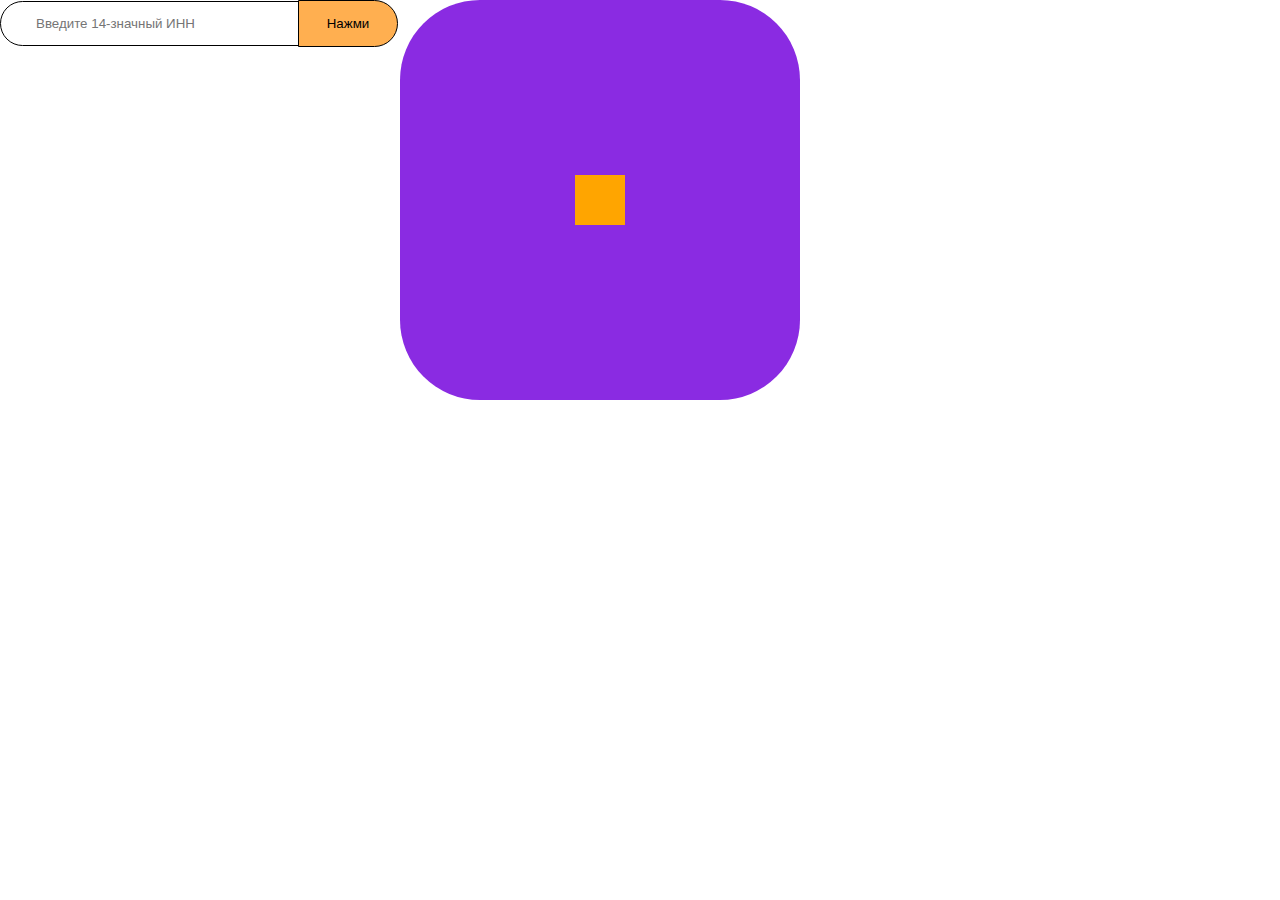
<file: dz1/index.html>
<html lang="en">
<head>
    <meta charset="UTF-8">
    <meta http-equiv="X-UA-Compatible" content="IE=edge">
    <meta name="viewport" content="width=device-width, initial-scale=1.0">
    <title>Document</title>
    <link rel="stylesheet" href="style.css">
</head>
<body>
    <div class="block">
        <div class="block2">
          <form>
            <input class="idInput" type="text" placeholder="Введите 14-значный ИНН">
            <button class="btnClick" type="submit">Нажми</button>
            <span class="spanResult"></span>
          </form>
        </div>
      </div>
    
      <div class="box">
        <div class="move">
        </div>
      </div>  
</body>
<script src="app.js"></script>
</html>
</file>
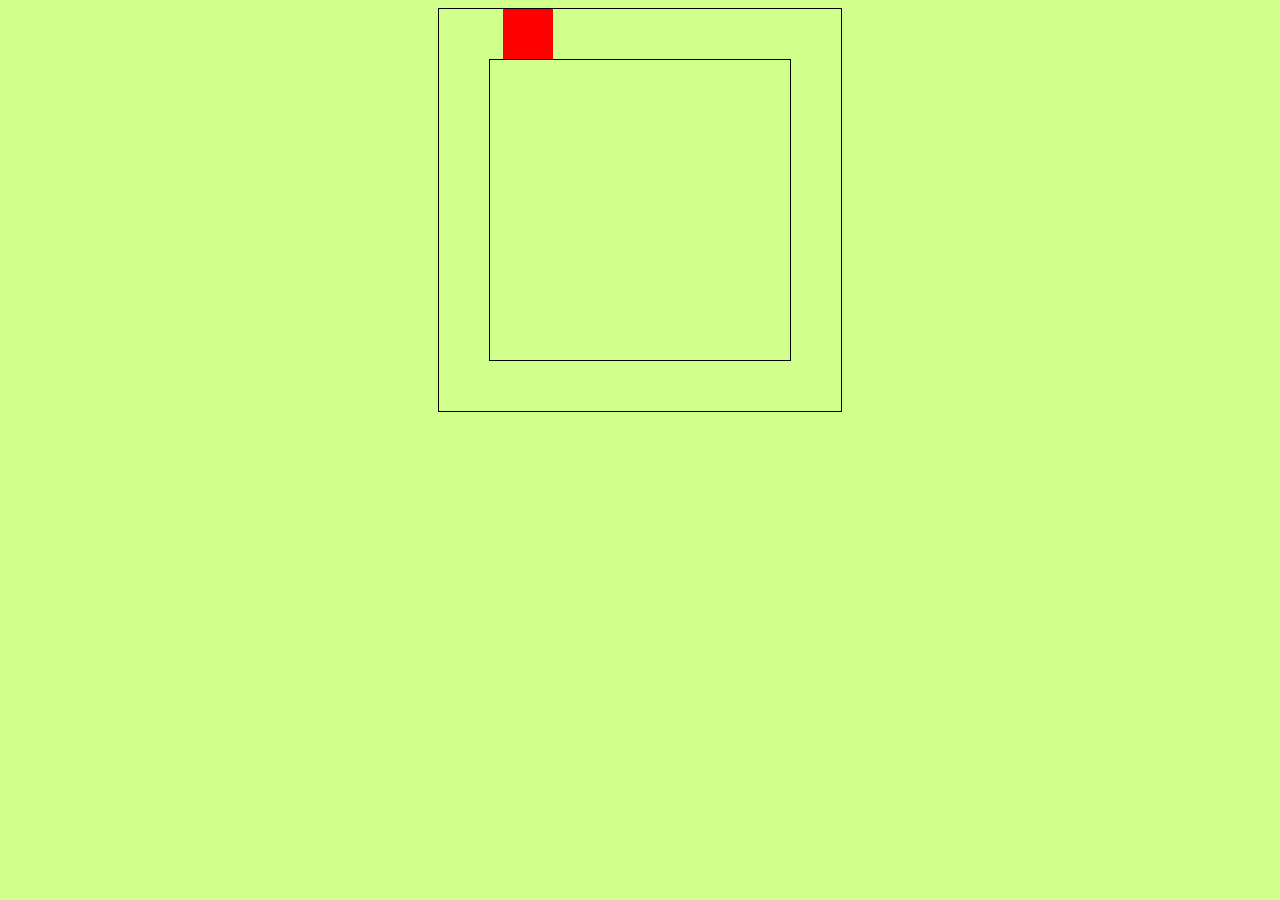
<file: dz2/index.html>
<!DOCTYPE html>
<html lang="en">
<head>
    <meta charset="UTF-8">
    <title>Title</title>
    <link rel="stylesheet" href="style.css">
</head>
<body>
<div class="box">
    <div class="block"></div>
    <div class="block2"></div>
  </div>

</body>
<script src="app.js"></script>
</html>
</file>
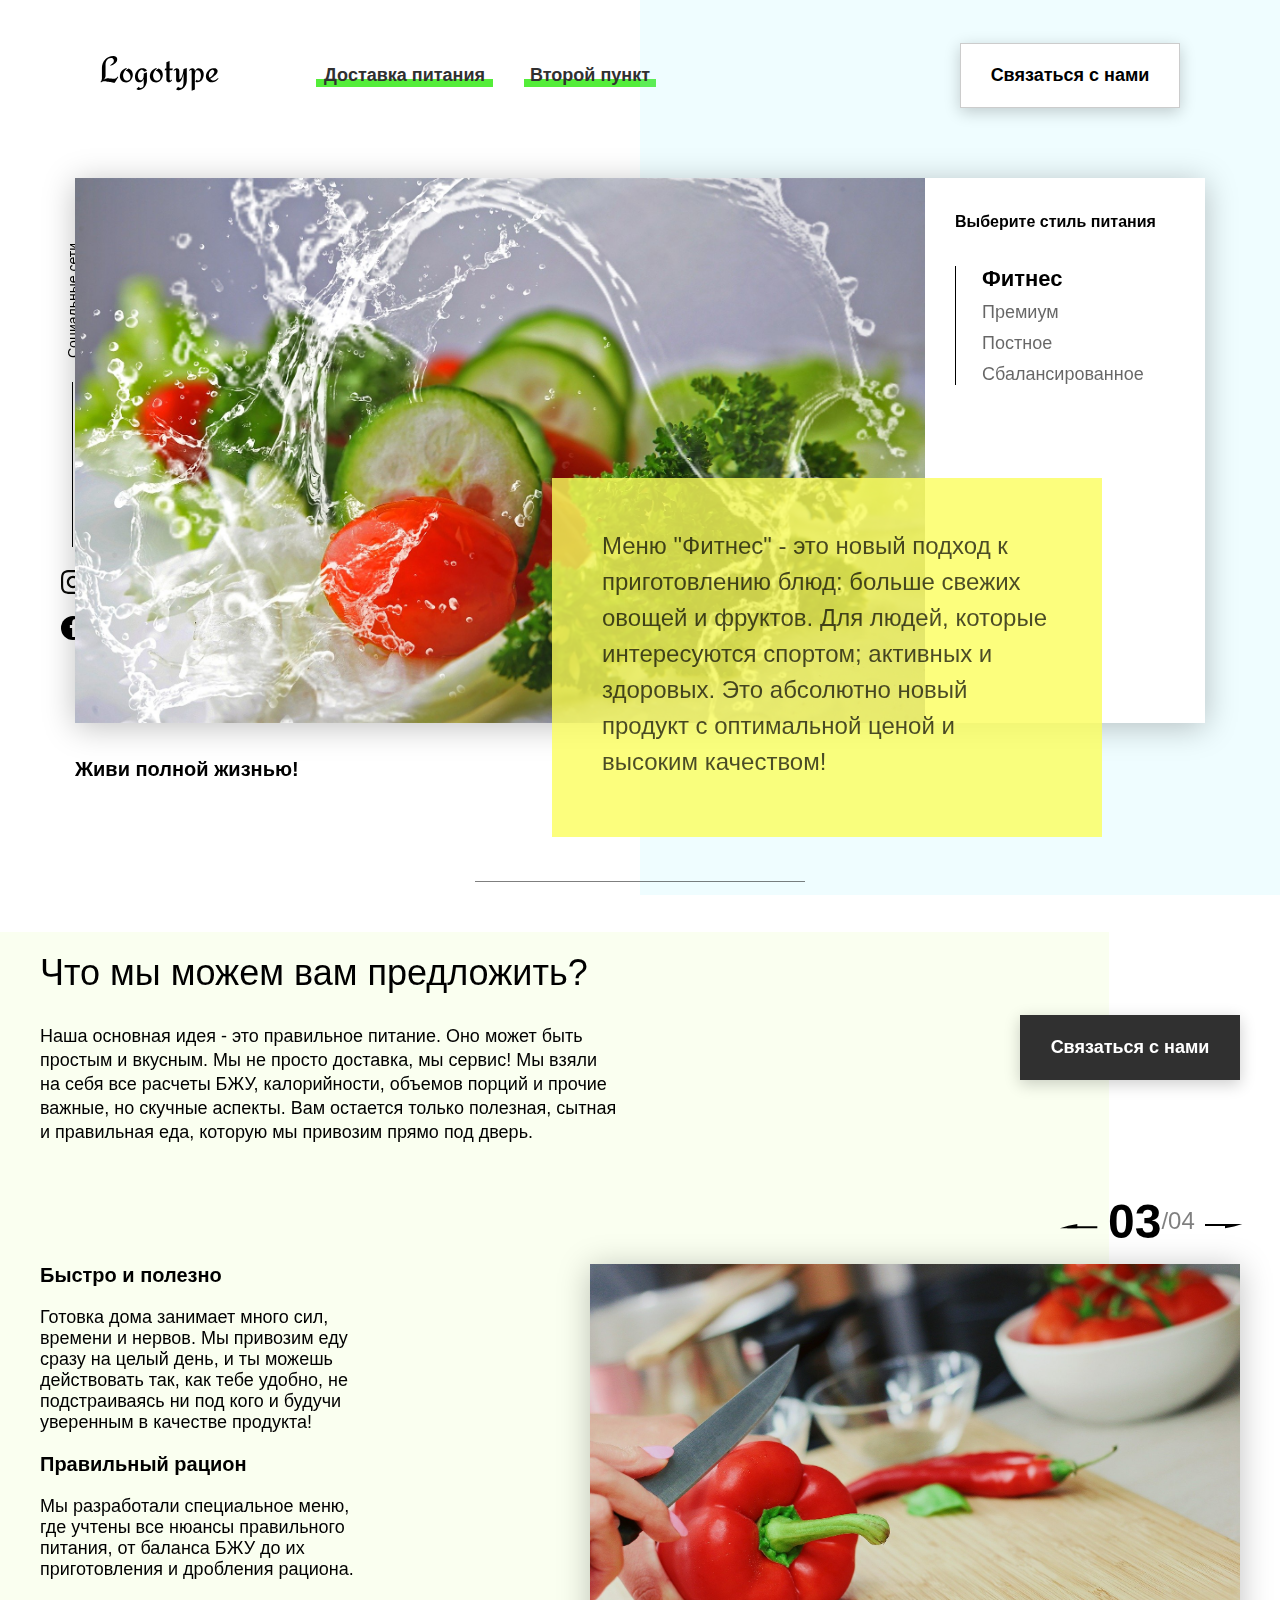
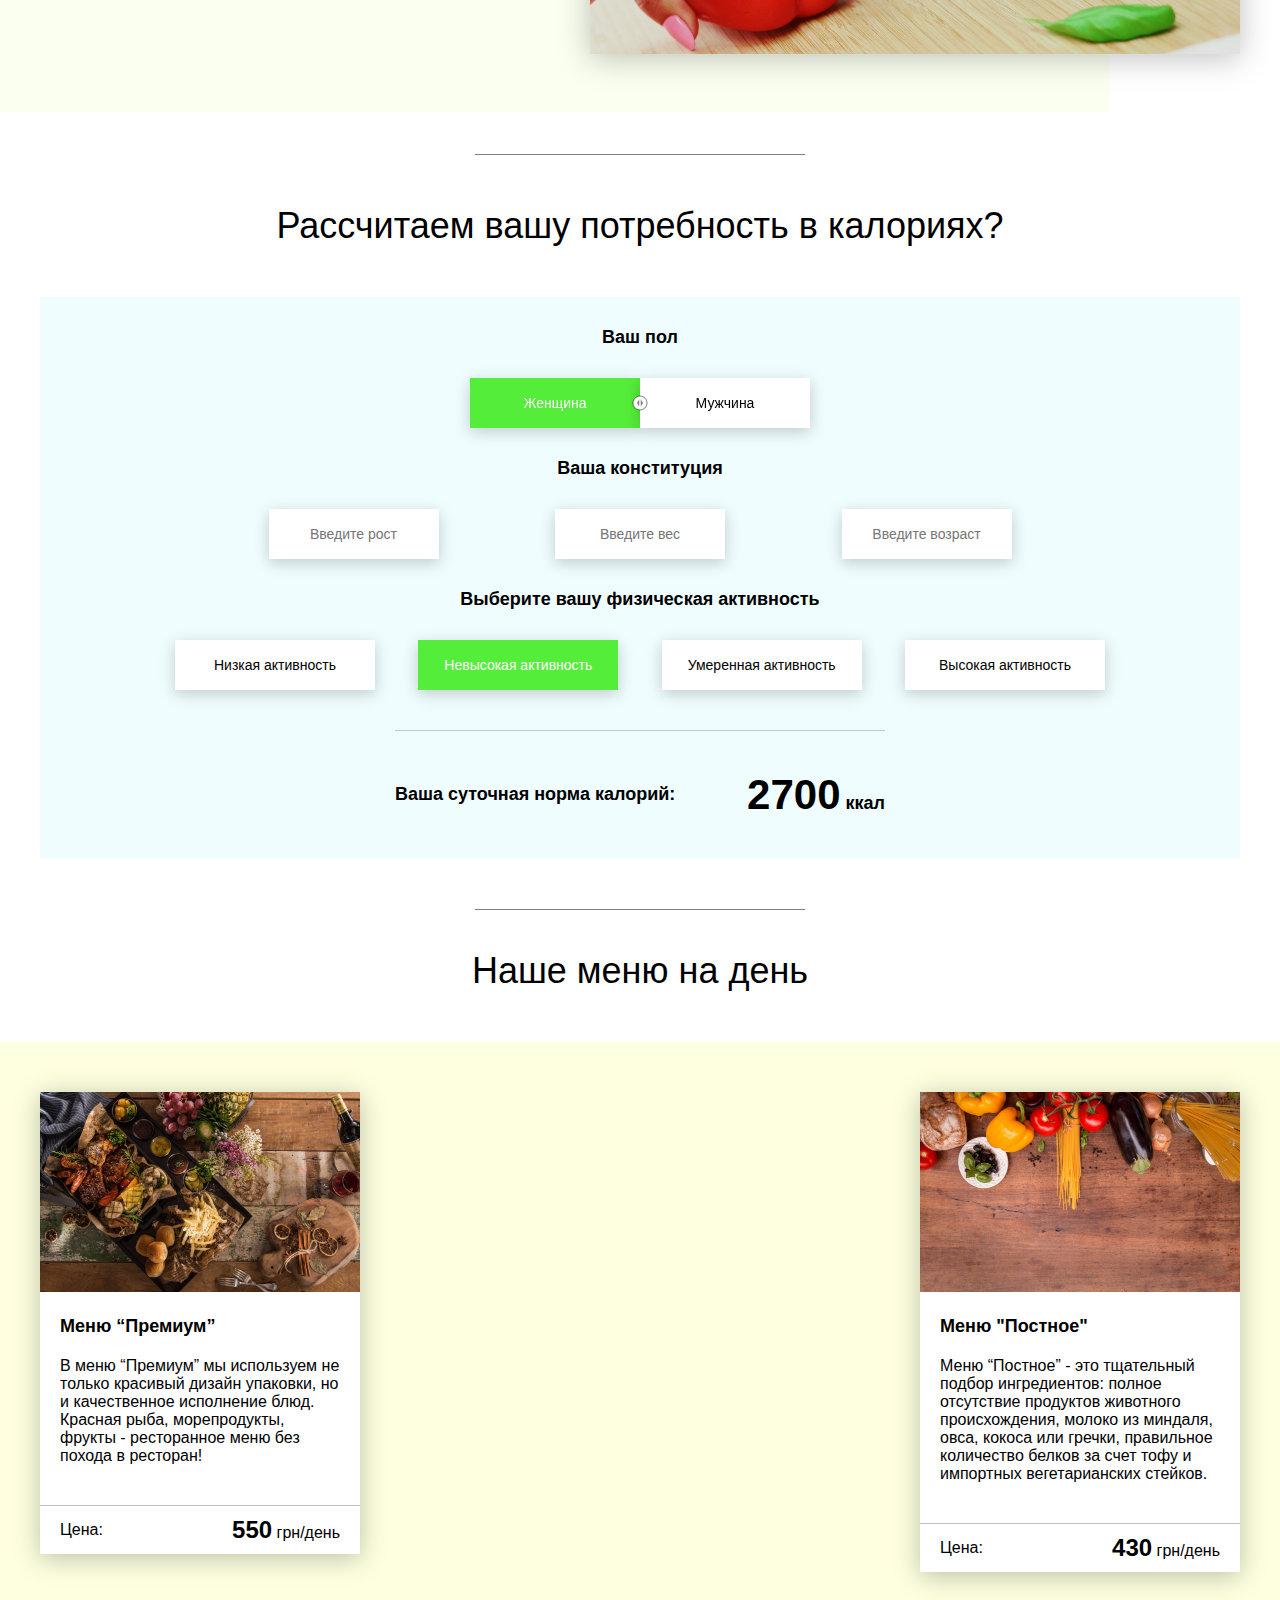
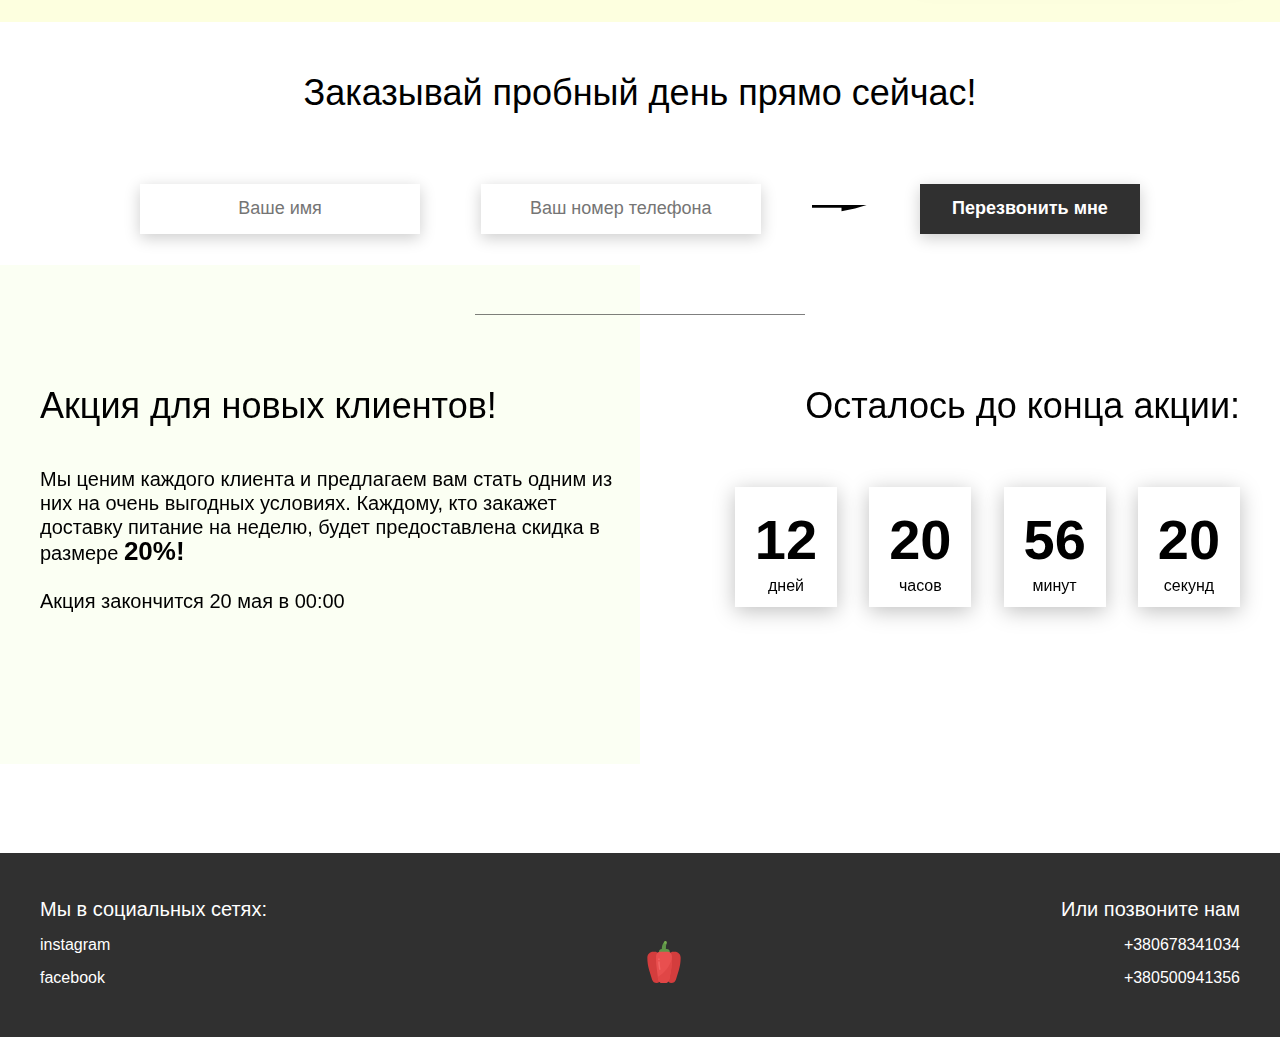
<file: example/index.html>
<!DOCTYPE html>
<html lang="en">
<head>
	<meta charset="UTF-8">
	<meta name="viewport" content="width=device-width, initial-scale=1.0">
	<title>Food</title>
	<link rel="stylesheet" href="css/style.css">
</head>
<body>
<header class="header">
	<div class="header__left-block">
		<div class="header__logo">
			<img src="icons/logo.svg" alt="Логотип">
		</div>
		<nav class="header__links">
			<a href="#" class="header__link">Доставка питания</a>
			<a href="#" class="header__link">Второй пункт</a>
		</nav>
	</div>
	<div class="header__right-block">
		<button data-modal class="btn btn_white">Связаться с нами</button>
	</div>
</header>
<div class="sidepanel">
	<div class="sidepanel__text"><span>Социальные сети</span></div>
	<div class="sidepanel__divider"></div>
	<a href="#" class="sidepanel__icon">
		<img src="icons/instagram.svg" alt="instagram">
	</a>
	<a href="#" class="sidepanel__icon">
		<img src="icons/facebook.svg" alt="facebook">
	</a>
</div>

<div class="preview">
	<div class="bgc_blue"></div>
	<div class="container">
		<div class="tabcontainer">
			<div class="tabcontent">
				<img src="img/tabs/vegy.jpg" alt="vegy">
				<div class="tabcontent__descr">
					Меню "Фитнес" - это новый подход к приготовлению блюд: больше свежих овощей и фруктов. Для людей,
					которые интересуются спортом; активных и здоровых. Это абсолютно новый продукт с оптимальной ценой и
					высоким качеством!
				</div>
			</div>
			<div class="tabcontent">
				<img src="img/tabs/elite.jpg" alt="elite">
				<div class="tabcontent__descr">
					Меню “Премиум” - мы используем не только красивый дизайн упаковки, но и качественное исполнение
					блюд. Красная рыба, морепродукты, фрукты - ресторанное меню без похода в ресторан!
				</div>
			</div>
			<div class="tabcontent">
				<img src="img/tabs/post.jpg" alt="post">
				<div class="tabcontent__descr">
					Наше специальное “Постное меню” - это тщательный подбор ингредиентов: полное отсутствие продуктов
					животного происхождения. Полная гармония с собой и природой в каждом элементе! Все будет Ом!
				</div>
			</div>
			<div class="tabcontent">
				<img src="img/tabs/hamburger.jpg" alt="vegy">
				<div class="tabcontent__descr">
					Меню "Сбалансированное" - это соответствие вашего рациона всем научным рекомендациям. Мы тщательно
					просчитываем вашу потребность в к/б/ж/у и создаем лучшие блюда для вас.
				</div>
			</div>
			<div class="tabheader">
				<h3>Выберите стиль питания</h3>
				<div class="tabheader__items">
					<div class="tabheader__item tabheader__item_active">Фитнес</div>
					<div class="tabheader__item">Премиум</div>
					<div class="tabheader__item">Постное</div>
					<div class="tabheader__item">Сбалансированное</div>
				</div>
			</div>
		</div>
		<div class="preview__life">Живи полной жизнью!</div>
	</div>
</div>

<div class="divider"></div>

<div class="offer">
	<div class="bgc_y"></div>
	<div class="container">
		<div class="offer__text">
			<h2 class="title">Что мы можем вам предложить?</h2>
			<div class="offer__descr">
				Наша основная идея - это правильное питание. Оно может быть простым и вкусным. Мы не просто доставка, мы
				сервис! Мы взяли на себя все расчеты БЖУ, калорийности, объемов порций и прочие важные, но скучные
				аспекты. Вам остается только полезная, сытная и правильная еда, которую мы привозим прямо под дверь.
			</div>
		</div>
		<div class="offer__action">
			<button data-modal class="btn btn_dark">Связаться с нами</button>
		</div>
	</div>
	<div class="container">
		<div class="offer__advantages">
			<h2>Быстро и полезно</h2>
			<div class="offer__advantages-text">
				Готовка дома занимает много сил, времени и нервов. Мы привозим еду сразу на целый день, и ты можешь
				действовать так, как тебе удобно, не подстраиваясь ни под кого и будучи уверенным в качестве продукта!
			</div>
			<h2>Правильный рацион</h2>
			<div class="offer__advantages-text">
				Мы разработали специальное меню, где учтены все нюансы правильного питания, от баланса БЖУ до их
				приготовления и дробления рациона.
			</div>
		</div>
		<div class="offer__slider">
			<div class="offer__slider-counter">
				<div class="offer__slider-prev">
					<img src="icons/left.svg" alt="prev">
				</div>
				<span id="current">03</span>
				/
				<span id="total">04</span>
				<div class="offer__slider-next">
					<img src="icons/right.svg" alt="next">
				</div>
			</div>
			<div class="offer__slider-wrapper">
				<div class="offer__slide">
					<img src="img/slider/pepper.jpg" alt="pepper">
				</div>
				<!-- <div class="offer__slide">
					<img src="img/slider/food-12.jpg" alt="food">
				</div>
				<div class="offer__slide">
					<img src="img/slider/olive-oil.jpg" alt="oil">
				</div>
				<div class="offer__slide">
					<img src="img/slider/paprika.jpg" alt="paprika">
				</div> -->
			</div>
		</div>
	</div>
</div>

<div class="divider"></div>

<div class="calculating">
	<div class="container">
		<h2 class="title">Рассчитаем вашу потребность в калориях?
		</h2>
		<div class="calculating__field">
			<div class="calculating__subtitle">
				Ваш пол
			</div>
			<div class="calculating__choose" id="gender">
				<div class="calculating__choose-item calculating__choose-item_active">Женщина</div>
				<div class="calculating__choose-item">Мужчина</div>
			</div>

			<div class="calculating__subtitle">
				Ваша конституция
			</div>
			<div class="calculating__choose calculating__choose_medium">
				<input type="text" id="height" placeholder="Введите рост" class="calculating__choose-item">
				<input type="text" id="weight" placeholder="Введите вес" class="calculating__choose-item">
				<input type="text" id="age" placeholder="Введите возраст" class="calculating__choose-item">
			</div>

			<div class="calculating__subtitle">
				Выберите вашу физическая активность
			</div>
			<div class="calculating__choose calculating__choose_big">
				<div id="low" class="calculating__choose-item">Низкая активность</div>
				<div id="small" class="calculating__choose-item calculating__choose-item_active">Невысокая активность
				</div>
				<div id="medium" class="calculating__choose-item">Умеренная активность</div>
				<div id="high" class="calculating__choose-item">Высокая активность</div>
			</div>

			<div class="calculating__divider"></div>

			<div class="calculating__total">
				<div class="calculating__subtitle">
					Ваша суточная норма калорий:
				</div>
				<div class="calculating__result">
					<span>2700</span> ккал
				</div>
			</div>
		</div>
	</div>
</div>

<div class="divider"></div>

<div class="menu">
	<h2 class="title">Наше меню на день</h2>

	<div class="menu__field">
		<div id="cardWrapper" class="container">
			<div class="menu__item">
				<img src="img/tabs/elite.jpg" alt="elite">
				<h3 class="menu__item-subtitle">Меню “Премиум”</h3>
				<div class="menu__item-descr">В меню “Премиум” мы используем не только красивый дизайн упаковки, но и
					качественное исполнение блюд. Красная рыба, морепродукты, фрукты - ресторанное меню без похода в
					ресторан!
				</div>
				<div class="menu__item-divider"></div>
				<div class="menu__item-price">
					<div class="menu__item-cost">Цена:</div>
					<div class="menu__item-total"><span>550</span> грн/день</div>
				</div>
			</div>
			<div class="menu__item">
				<img src="img/tabs/post.jpg" alt="post">
				<h3 class="menu__item-subtitle">Меню "Постное"</h3>
				<div class="menu__item-descr">Меню “Постное” - это тщательный подбор ингредиентов: полное отсутствие
					продуктов животного происхождения, молоко из миндаля, овса, кокоса или гречки, правильное количество
					белков за счет тофу и импортных вегетарианских стейков.
				</div>
				<div class="menu__item-divider"></div>
				<div class="menu__item-price">
					<div class="menu__item-cost">Цена:</div>
					<div class="menu__item-total"><span>430</span> грн/день</div>
				</div>
			</div>
		</div>
	</div>
</div>

<div class="order">
	<div class="container">
		<div class="title">Заказывай пробный день прямо сейчас!</div>
		<form action="#" class="order__form">
			<input required placeholder="Ваше имя" name="name" type="text" class="order__input">
			<input required placeholder="Ваш номер телефона" name="phone" type="phone" class="order__input">
			<img src="icons/right.svg" alt="right">
			<button class="btn btn_dark btn_min">Перезвонить мне</button>
		</form>
	</div>
</div>

<div class="divider"></div>

<div class="promotion">
	<div class="bgc_y"></div>
	<div class="container">
		<div class="promotion__text">
			<div class="title">Акция для новых клиентов!</div>
			<div class="promotion__descr">
				Мы ценим каждого клиента и предлагаем вам стать одним из них на очень выгодных условиях.
				Каждому, кто закажет доставку питание на неделю, будет предоставлена скидка в размере <span>20%!</span>
				<br><br>
				Акция закончится 20 мая в 00:00
			</div>
		</div>
		<div class="promotion__timer">
			<div class="title">Осталось до конца акции:</div>
			<div class="timer">
				<div class="timer__block">
					<span id="days">12</span>
					дней
				</div>
				<div class="timer__block">
					<span id="hours">20</span>
					часов
				</div>
				<div class="timer__block">
					<span id="minutes">56</span>
					минут
				</div>
				<div class="timer__block">
					<span id="seconds">20</span>
					секунд
				</div>
			</div>
		</div>
	</div>
</div>

<footer class="footer">
	<div class="container">
		<div class="social">
			<div class="subtitle">Мы в социальных сетях:</div>
			<a href="#" class="link">instagram</a>
			<a href="#" class="link">facebook</a>
		</div>
		<div class="pepper">
			<img src="icons/veg.svg" alt="pepper">
		</div>
		<div class="call">
			<div class="subtitle">Или позвоните нам</div>
			<a href="#" class="link">+380678341034</a>
			<a href="#" class="link">+380500941356</a>
		</div>
	</div>
</footer>

<div class="modal">
	<div class="modal__dialog">
		<div class="modal__content">
			<form action="#">
				<div class="modal__close">&times;</div>
				<div class="modal__title">Мы свяжемся с вами как можно быстрее!</div>
				<input required placeholder="Ваше имя" name="name" type="text" class="modal__input">
				<input required placeholder="Ваш номер телефона" name="phone" type="phone" class="modal__input">
				<button class="btn btn_dark btn_min">Перезвонить мне</button>
			</form>
		</div>
	</div>
</div>
<script src="js/app.js"></script>
</body>
</html>
</file>
<file: dz1/style.css>
* {
    padding: 0;
    margin: 0;
    box-sizing: border-box;
  }
  .block {
    position: relative;
  }
  .block_mini {
    position: absolute;
  }
  
  form {
    position: absolute;
  }
  
  .idInput {
    width: 300px;
    height: 45px;
    border-radius: 30px 0 0 30px;
    border: 1px solid black;
    padding-left: 35px;
  }
  
  button {
    position: relative;
    left: -2px;
    width: 100px;
    height: 47px;
    border-radius: 0 30px 30px 0;
    border: 1px solid black;
    background-color: #ffaf50;
  }
  form {
    display: flex;
    justify-content: center;
    align-items: center;
  }
  
  span {
    padding-top: 30px;
  }
  
  /* Второе задание */
  .box {
    width: 400px;
    height: 400px;
    border-radius: 20%;
    position: relative;
    display: flex;
    justify-content: center;
    align-items: center;
    background-color: blueviolet;
    left: 400px;
  }
  
  .move {
    position: relative;
    width: 50px;
    height: 50px;
    background-color: orange;
  }
</file>
<file: dz2/style.css>
body {
      background-color: rgb(209, 255, 139);
      display: flex;
      justify-content: center;
      align-items: center;
    }

    .box {
      position: relative;
      width: 402px;
      height: 402px;
      border: 1px solid black;
    }

    .block {
      position: absolute;
      width: 50px;
      height: 50px;
      background-color: red;
    }

    .block2 {
      position: relative;
      width: 300px;
      height: 300px;
      border: 1px solid;
      top: 50px;
      left: 50px;
    }
</file>
<file: example/css/style.css>
* {
    box-sizing: border-box;
    margin: 0;
    padding: 0;
    font-family: Roboto, sans-serif;
}

a {
    text-decoration: none;
}

.btn {
    width: 220px;
    height: 65px;
    display: flex;
    justify-content: center;
    align-items: center;
    background-color: #fff;
    font-size: 18px;
    font-weight: 700;
    border: 1px solid rgba(0, 0, 0, 0.2);
    box-shadow: 0 4px 15px rgba(0, 0, 0, 0.2);
    cursor: pointer;
    transition: 0.3s all;
    outline: 0;
}

.btn_white {
    background-color: #fff;
}

.btn_dark {
    background-color: #303030;
    color: #fff;
    border: none;
}

.btn_min {
    height: 50px;
}

.btn:hover {
    box-shadow: 0 4px 30px rgba(0, 0, 0, 0.3);
}

.container {
    max-width: 1200px;
    margin: 0 auto;
}

.divider {
    width: 330px;
    height: 1px;
    margin: 0 auto;
    background-color: rgba(0, 0, 0, 0.5);
}

.title {
    font-size: 36px;
    font-weight: 400;
}

.header {
    display: flex;
    justify-content: space-between;
    align-items: center;
    height: 150px;
    padding: 0 100px;
}

.header__left-block {
    display: flex;
    justify-content: space-between;
    min-width: 550px;
}

.header__logo {
    max-width: 170px;
}

.header__logo img {
    width: 100%;
}

.header__links {
    display: flex;
    align-items: center;
}

.header__link {
    position: relative;
    margin-right: 45px;
    font-weight: 700;
    font-size: 18px;
    color: #303030;
}

.header__link:after {
    content: "";
    position: absolute;
    display: block;
    width: 110%;
    left: -5%;
    bottom: -1px;
    z-index: -1;
    height: 8px;
    background: #54ed39;
}

.header__link:last-child {
    margin-right: 0;
}

.sidepanel {
    position: fixed;
    left: 60px;
    top: 240px;
    height: 400px;
    width: 25px;
    display: flex;
    flex-direction: column;
    justify-content: space-between;
    align-items: center;
}

.sidepanel__text {
    width: 120px;
    height: 120px;
    font-size: 14px;
}

.sidepanel__text span {
    display: flex;
    transform: rotate(-90deg) translateX(-50px);
}

.sidepanel__divider {
    width: 1px;
    height: 165px;
    background-color: #000;
}

.sidepanel__icon {
    width: 24px;
    height: 24px;
}

.sidepanel__icon img {
    width: 100%;
}

.preview {
    padding: 28px 0 100px 0;
    position: relative;
}

.preview__life {
    font-weight: 700;
    font-size: 20px;
    margin-left: 35px;
    margin-top: 35px;
}

.bgc_blue {
    position: absolute;
    right: 0;
    top: -155px;
    width: 50vw;
    height: 900px;
    background: rgba(146, 242, 255, 0.15);
    z-index: -1;
}

.tabcontainer {
    display: flex;
    width: 1130px;
    margin: 0 auto;
    box-shadow: 0 4px 30px rgba(0, 0, 0, 0.25);
}

.tabcontent {
    width: 850px;
    position: relative;
}

.tabcontent img {
    width: 100%;
    height: 100%;
    object-fit: cover;
}

.tabcontent__descr {
    position: absolute;
    top: 300px;
    right: -177px;
    width: 550px;
    height: 359px;
    background: rgba(251, 254, 93, 0.8);
    padding: 50px;
    font-size: 24px;
    font-weight: 300;
    line-height: 36px;
    color: rgba(0, 0, 0, 0.7);
}

.tabheader {
    width: 280px;
    padding: 35px 30px;
    background-color: #fff;
}

.tabheader h3 {
    font-weight: 700;
    font-size: 16px;
}

.tabheader__items {
    margin-top: 35px;
    padding-left: 26px;
    border-left: 1px solid #000;
}

.tabheader__item {
    font-weight: 700;
    font-size: 18px;
    font-weight: 300;
    margin-top: 10px;
    color: rgba(0, 0, 0, 0.6);
    cursor: pointer;
    transition: 0.3s all;
}

.tabheader__item_active {
    color: #000;
    font-size: 22px;
    font-weight: 700;
}

.offer {
    padding: 70px 0 100px 0;
    position: relative;
}

.offer .container {
    display: flex;
    justify-content: space-between;
}

.offer .bgc_y {
    position: absolute;
    width: 1109px;
    height: 780px;
    background: rgba(243, 255, 222, 0.45);
    z-index: -1;
    top: 50px;
}

.offer__text {
    width: 580px;
}

.offer__descr {
    font-size: 18px;
    margin-top: 30px;
    font-weight: 300;
    line-height: 24px;
}

.offer__action {
    display: flex;
    align-items: center;
    justify-content: flex-end;
}

.offer__advantages {
    width: 330px;
    margin-top: 50px;
}

.offer__advantages h2 {
    font-weight: 700;
    font-size: 20px;
    margin-top: 20px;
}

.offer__advantages h2:first-child {
    margin-top: 70px;
}

.offer__advantages-text {
    margin-top: 20px;
    font-size: 18px;
    font-weight: 300;
    line-height: 21px;
}

.offer__slider {
    width: 650px;
    margin-top: 50px;
    display: flex;
    flex-direction: column;
    align-items: flex-end;
}

.offer__slider-counter {
    display: flex;
    width: 180px;
    align-items: center;
    font-size: 24px;
    color: rgba(0, 0, 0, 0.5);
}

.offer__slider-wrapper {
    width: 100%;
    margin-top: 15px;
    box-shadow: 0 4px 30px rgba(0, 0, 0, 0.25);
}

.offer__slider-prev {
    margin-right: 10px;
    cursor: pointer;
}

.offer__slider-next {
    margin-left: 10px;
    cursor: pointer;
}

.offer__slider #current {
    font-size: 48px;
    font-weight: 700;
    color: #000;
}

.offer__slide {
    width: 100%;
    height: 390px;
}

.offer__slide img {
    width: 100%;
    height: 100%;
    object-fit: cover;
}

.calculating {
    padding: 50px 0;
}

.calculating .title {
    text-align: center;
}

.calculating__field {
    width: 100%;
    margin-top: 50px;
    background: rgba(146, 242, 255, 0.15);
    padding: 30px 0 40px 0;
}

.calculating__subtitle {
    text-align: center;
    font-size: 18px;
    font-weight: 700;
    margin-top: 30px;
}

.calculating__subtitle:first-child {
    margin-top: 0;
}

.calculating #gender:after {
    content: "";
    position: absolute;
    top: 50%;
    transform: translateY(-50%);
    display: block;
    width: 16px;
    height: 16px;
    background: url(../icons/switch.svg) center center/cover no-repeat;
}

.calculating__choose {
    position: relative;
    display: flex;
    margin-top: 30px;
    justify-content: center;
}

.calculating__choose-item {
    display: flex;
    align-items: center;
    justify-content: center;
    width: 170px;
    height: 50px;
    padding: 0 10px;
    background: #fff;
    box-shadow: 0 4px 15px rgba(0, 0, 0, 0.2);
    border: none;
    text-align: center;
    font-size: 14px;
    cursor: pointer;
    outline: 0;
    transition: 0.3s all;
}

.calculating__choose-item_active {
    color: #fff;
    background-color: #54ed39;
}

.calculating__choose_medium {
    width: 743px;
    justify-content: space-between;
    margin: 30px auto 0 auto;
}

.calculating__choose_big {
    width: 930px;
    justify-content: space-between;
    margin: 30px auto 0 auto;
}

.calculating__choose_big .calculating__choose-item {
    width: 200px;
}

.calculating__divider {
    width: 490px;
    height: 1px;
    margin: 40px auto;
    background-color: rgba(0, 0, 0, 0.2);
}

.calculating__total {
    width: 490px;
    margin: 0 auto;
    display: flex;
    justify-content: space-between;
    align-items: center;
}

.calculating__result {
    font-size: 18px;
    font-weight: 700;
}

.calculating__result span {
    font-size: 42px;
}

.menu {
    padding: 40px 0 50px 0;
}

.menu .container {
    display: flex;
    justify-content: space-between;
    align-items: flex-start;
}

.menu .title {
    text-align: center;
}

.menu__field {
    margin-top: 50px;
    padding: 50px 0;
    width: 100%;
    background: rgba(249, 254, 126, 0.25);
}

.menu__item {
    width: 320px;
    min-height: 450px;
    background: #fff;
    box-shadow: 0 4px 25px rgba(0, 0, 0, 0.25);
    font-size: 16px;
    font-weight: 300;
}

.menu__item img {
    width: 100%;
    height: 200px;
    object-fit: cover;
}

.menu__item-subtitle {
    font-weight: 700;
    font-size: 18px;
    padding: 0 20px;
    margin-top: 20px;
}

.menu__item-descr {
    margin-top: 20px;
    padding: 0 20px;
}

.menu__item-divider {
    width: 100%;
    height: 1px;
    background-color: rgba(0, 0, 0, 0.25);
    margin-top: 40px;
}

.menu__item-price {
    display: flex;
    justify-content: space-between;
    align-items: center;
    padding: 10px 20px;
}

.menu__item-price span {
    font-size: 24px;
    font-weight: 700;
}

.order {
    padding-bottom: 80px;
}

.order .title {
    text-align: center;
}

.order__form {
    margin-top: 70px;
    padding: 0 100px;
    display: flex;
    justify-content: space-between;
    align-items: center;
}

.order__form img {
    transform: scale(1.5);
}

.order__input {
    width: 280px;
    height: 50px;
    background: #fff;
    box-shadow: 0 4px 15px rgba(0, 0, 0, 0.2);
    border: none;
    font-size: 18px;
    text-align: center;
    padding: 0 20px;
    outline: 0;
}

.promotion {
    padding: 70px 0 240px 0;
    position: relative;
}

.promotion .container {
    display: flex;
}

.promotion .bgc_y {
    position: absolute;
    width: 50%;
    height: 499px;
    background: rgba(243, 255, 222, 0.35);
    z-index: -1;
    top: -50px;
    left: 0;
}

.promotion__text {
    width: 50%;
}

.promotion__descr {
    margin-top: 40px;
    font-size: 20px;
    line-height: 24px;
    font-weight: 300;
}

.promotion__descr span {
    font-weight: 700;
    font-size: 26px;
}

.promotion__timer {
    width: 50%;
}

.promotion__timer .title {
    text-align: right;
}

.promotion__timer .timer {
    margin-top: 60px;
    padding-left: 95px;
    display: flex;
    justify-content: space-between;
    align-items: center;
}

.promotion__timer .timer__block {
    width: 102px;
    height: 120px;
    background: #fff;
    box-shadow: 0 4px 20px rgba(0, 0, 0, 0.25);
    font-size: 16px;
    font-weight: 300;
    text-align: center;
}

.promotion__timer .timer__block span {
    display: block;
    margin-top: 20px;
    margin-bottom: 5px;
    font-size: 56px;
    font-weight: 700;
}

.footer {
    min-height: 180px;
    background-color: #303030;
    padding: 45px 0 50px 0;
    color: #fff;
}

.footer .container {
    height: 100%;
    display: flex;
    justify-content: space-between;
    align-items: flex-end;
}

.footer .subtitle {
    font-size: 20px;
}

.footer .link {
    display: block;
    margin-top: 15px;
    font-size: 16px;
    color: #fff;
}

.footer .call {
    text-align: right;
}

.modal {
    position: fixed;
    top: 0;
    left: 0;
    z-index: 1050;
    display: none;
    width: 100%;
    height: 100%;
    overflow: hidden;
    background-color: rgba(0, 0, 0, 0.5);
}

.modal__dialog {
    max-width: 500px;
    margin: 40px auto;
}

.modal__content {
    position: relative;
    width: 100%;
    padding: 40px;
    background-color: #fff;
    border: 1px solid rgba(0, 0, 0, 0.2);
    border-radius: 4px;
    max-height: 80vh;
    overflow-y: auto;
}

.modal__close {
    position: absolute;
    top: 8px;
    right: 14px;
    font-size: 30px;
    color: #000;
    opacity: 0.5;
    font-weight: 700;
    border: none;
    background-color: transparent;
    cursor: pointer;
}

.modal__title {
    text-align: center;
    font-size: 22px;
    text-transform: uppercase;
}

.modal__input {
    display: block;
    margin: 20px auto 20px auto;
    width: 280px;
    height: 50px;
    background: #fff;
    box-shadow: 0 4px 15px rgba(0, 0, 0, 0.2);
    border: none;
    font-size: 18px;
    text-align: center;
    padding: 0 20px;
    outline: 0;
}

.modal .btn {
    display: block;
    width: 280px;
    margin: 0 auto;
}
.hide {
    display: none;
}
.show {
    display: block;
}
.fade {
    animation: fade 1.7s linear;
}

@keyframes fade {
    0% {
        opacity: .1;
    }
    100% {
        opacity: 1;
    }
}
</file>
